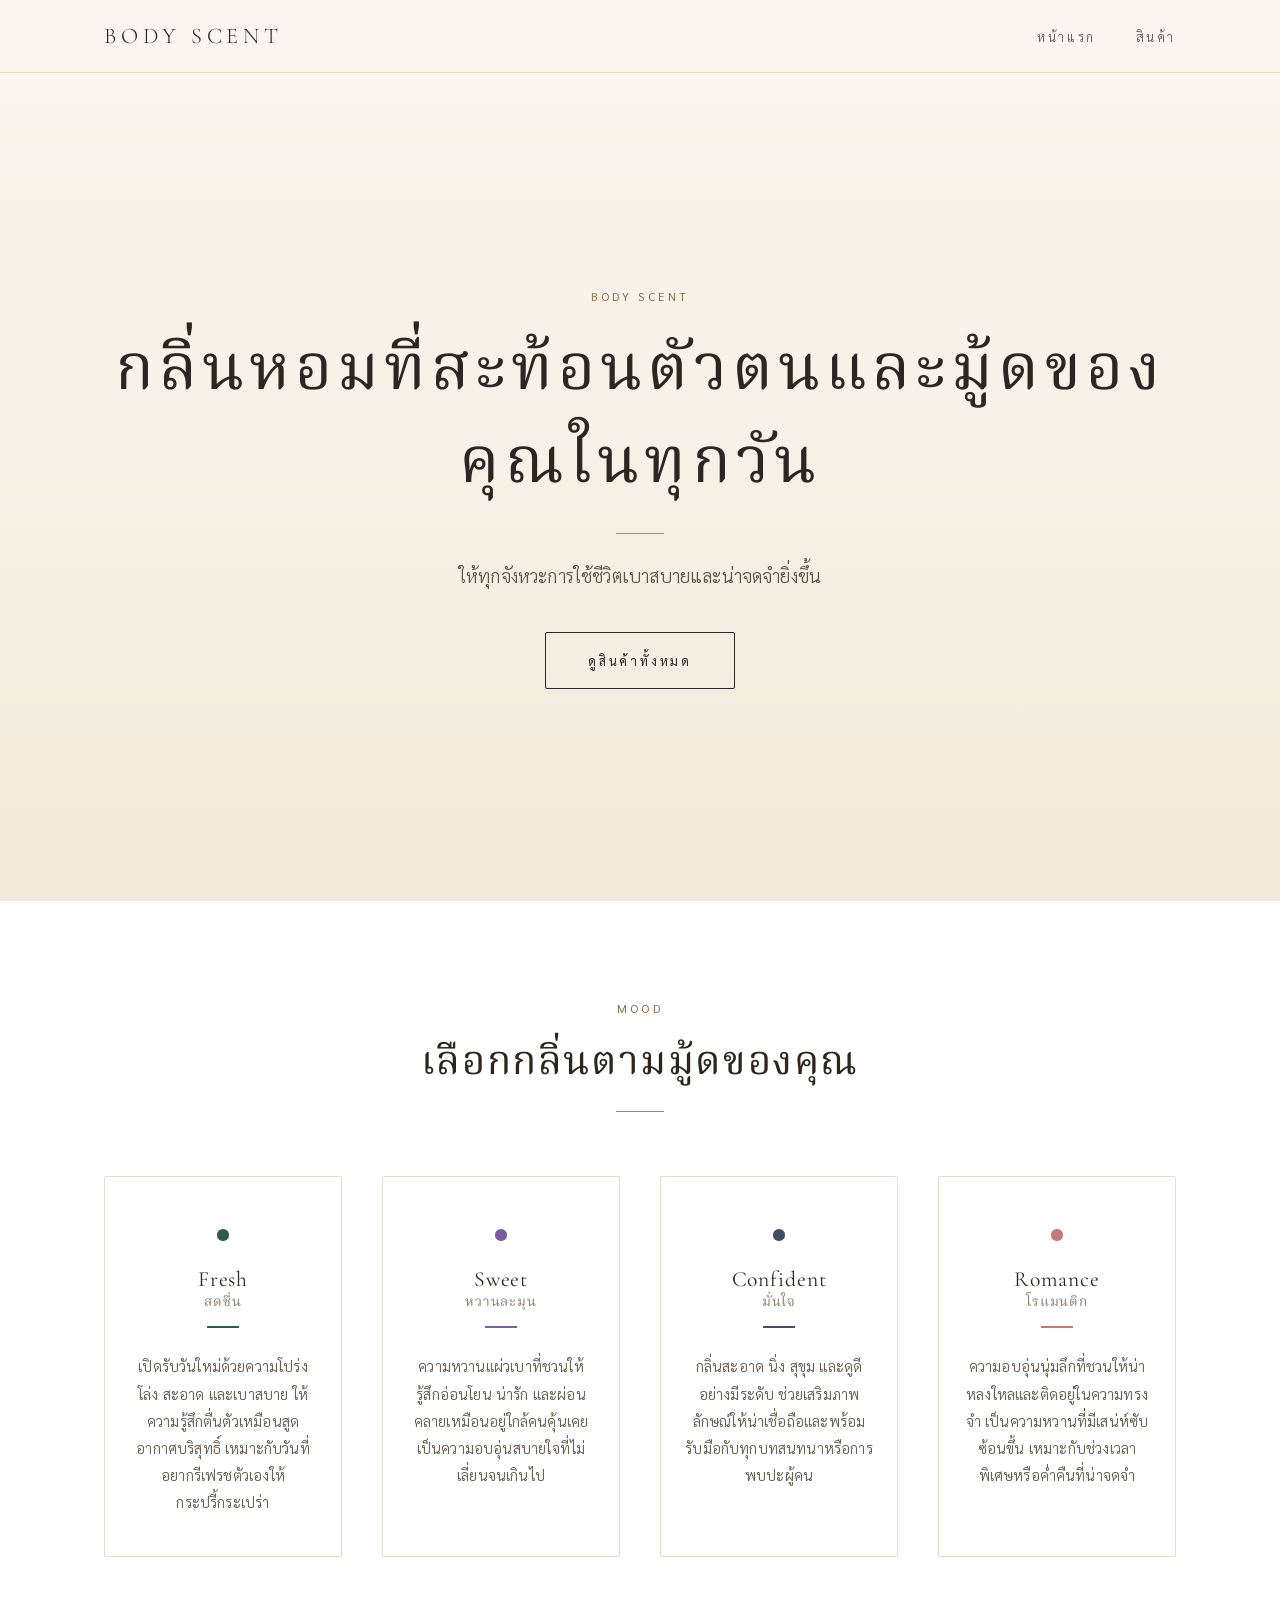
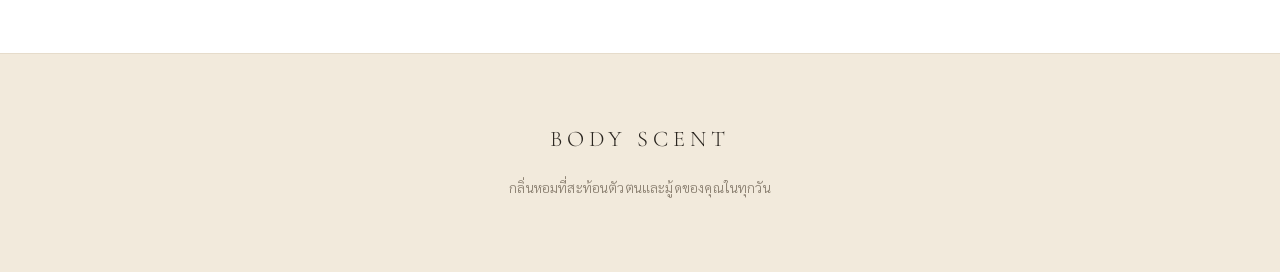
<file: index.html>
<!DOCTYPE html>
<html lang="th">
<head>
  <meta charset="UTF-8">
  <meta name="viewport" content="width=device-width, initial-scale=1">
  <title>Body Scent — น้ำหอมฉีดตัวและโรลออน</title>
  <meta name="description" content="Body Scent กลิ่นหอมที่สะท้อนตัวตนและมู้ดของคุณในทุกวัน เลือกกลิ่นตามมู้ด Fresh, Sweet, Confident และ Romance">
  <link rel="stylesheet" href="style.css">
  <style>
    /* Page-specific additions (index only) */
    .hero--full {
      min-height: calc(100vh - 4.5rem);
      min-height: calc(100svh - 4.5rem);
      display: flex;
      align-items: center;
      padding: var(--space-6) 0;
    }

    .hero--full .container {
      width: 100%;
    }

    .hero--full h1 {
      max-width: 18em;
      margin-left: auto;
      margin-right: auto;
      line-height: 1.45;
    }

    /* Mood cards: thin full border, white surface, no colour fill */
    a.mood-item {
      display: block;
      background: var(--white);
      border: 1px solid var(--line);
      border-radius: var(--radius);
      padding: var(--space-4) var(--space-3);
      transition: border-color 0.35s var(--ease), transform 0.35s var(--ease);
    }

    a.mood-item:hover {
      border-color: var(--accent);
      transform: translateY(-3px);
    }

    .mood-item .mood-dot {
      width: 0.7rem;
      height: 0.7rem;
      margin: 0;
    }

    .mood-item h3 {
      margin-top: var(--space-2);
      margin-bottom: 0.25rem;
    }

    .mood-item .mood-th {
      display: block;
      font-size: 0.85rem;
      color: var(--ink-mute);
    }

    .mood-item .mood-underline {
      margin-left: auto;
      margin-right: auto;
    }

    @media (max-width: 720px) {
      .hero--full {
        min-height: calc(100vh - 4rem);
        min-height: calc(100svh - 4rem);
        padding: var(--space-5) 0;
      }
    }
  </style>
</head>
<body>

  <header class="site-header">
    <div class="container">
      <a class="brand" href="index.html">Body Scent</a>
      <ul class="nav">
        <li><a href="index.html">หน้าแรก</a></li>
        <li><a href="product.html">สินค้า</a></li>
      </ul>
    </div>
  </header>

  <main>
    <!-- Hero -->
    <section class="hero hero--full">
      <div class="container">
        <span class="eyebrow">Body Scent</span>
        <h1>กลิ่นหอมที่สะท้อนตัวตนและมู้ดของคุณในทุกวัน</h1>
        <hr class="divider">
        <p class="lead">ให้ทุกจังหวะการใช้ชีวิตเบาสบายและน่าจดจำยิ่งขึ้น</p>
        <a class="btn" href="product.html">ดูสินค้าทั้งหมด</a>
      </div>
    </section>

    <!-- Moods -->
    <section class="section section--white" id="moods">
      <div class="container">
        <div class="section-head">
          <span class="eyebrow">Mood</span>
          <h2>เลือกกลิ่นตามมู้ดของคุณ</h2>
          <hr class="divider">
        </div>

        <div class="mood-grid">
          <a class="mood-item mood-fresh" href="product.html?mood=fresh">
            <span class="mood-dot"></span>
            <h3>Fresh <span class="mood-th">สดชื่น</span></h3>
            <span class="mood-underline"></span>
            <p>เปิดรับวันใหม่ด้วยความโปร่งโล่ง สะอาด และเบาสบาย ให้ความรู้สึกตื่นตัวเหมือนสูดอากาศบริสุทธิ์ เหมาะกับวันที่อยากรีเฟรชตัวเองให้กระปรี้กระเปร่า</p>
          </a>

          <a class="mood-item mood-sweet" href="product.html?mood=sweet">
            <span class="mood-dot"></span>
            <h3>Sweet <span class="mood-th">หวานละมุน</span></h3>
            <span class="mood-underline"></span>
            <p>ความหวานแผ่วเบาที่ชวนให้รู้สึกอ่อนโยน น่ารัก และผ่อนคลายเหมือนอยู่ใกล้คนคุ้นเคย เป็นความอบอุ่นสบายใจที่ไม่เลี่ยนจนเกินไป</p>
          </a>

          <a class="mood-item mood-confident" href="product.html?mood=confident">
            <span class="mood-dot"></span>
            <h3>Confident <span class="mood-th">มั่นใจ</span></h3>
            <span class="mood-underline"></span>
            <p>กลิ่นสะอาด นิ่ง สุขุม และดูดีอย่างมีระดับ ช่วยเสริมภาพลักษณ์ให้น่าเชื่อถือและพร้อมรับมือกับทุกบทสนทนาหรือการพบปะผู้คน</p>
          </a>

          <a class="mood-item mood-romance" href="product.html?mood=romance">
            <span class="mood-dot"></span>
            <h3>Romance <span class="mood-th">โรแมนติก</span></h3>
            <span class="mood-underline"></span>
            <p>ความอบอุ่นนุ่มลึกที่ชวนให้น่าหลงใหลและติดอยู่ในความทรงจำ เป็นความหวานที่มีเสน่ห์ซับซ้อนขึ้น เหมาะกับช่วงเวลาพิเศษหรือค่ำคืนที่น่าจดจำ</p>
          </a>
        </div>
      </div>
    </section>
  </main>

  <footer class="site-footer">
    <div class="container">
      <span class="brand">Body Scent</span>
      <p>กลิ่นหอมที่สะท้อนตัวตนและมู้ดของคุณในทุกวัน</p>
    </div>
  </footer>

  <script src="script.js"></script>
</body>
</html>
</file>
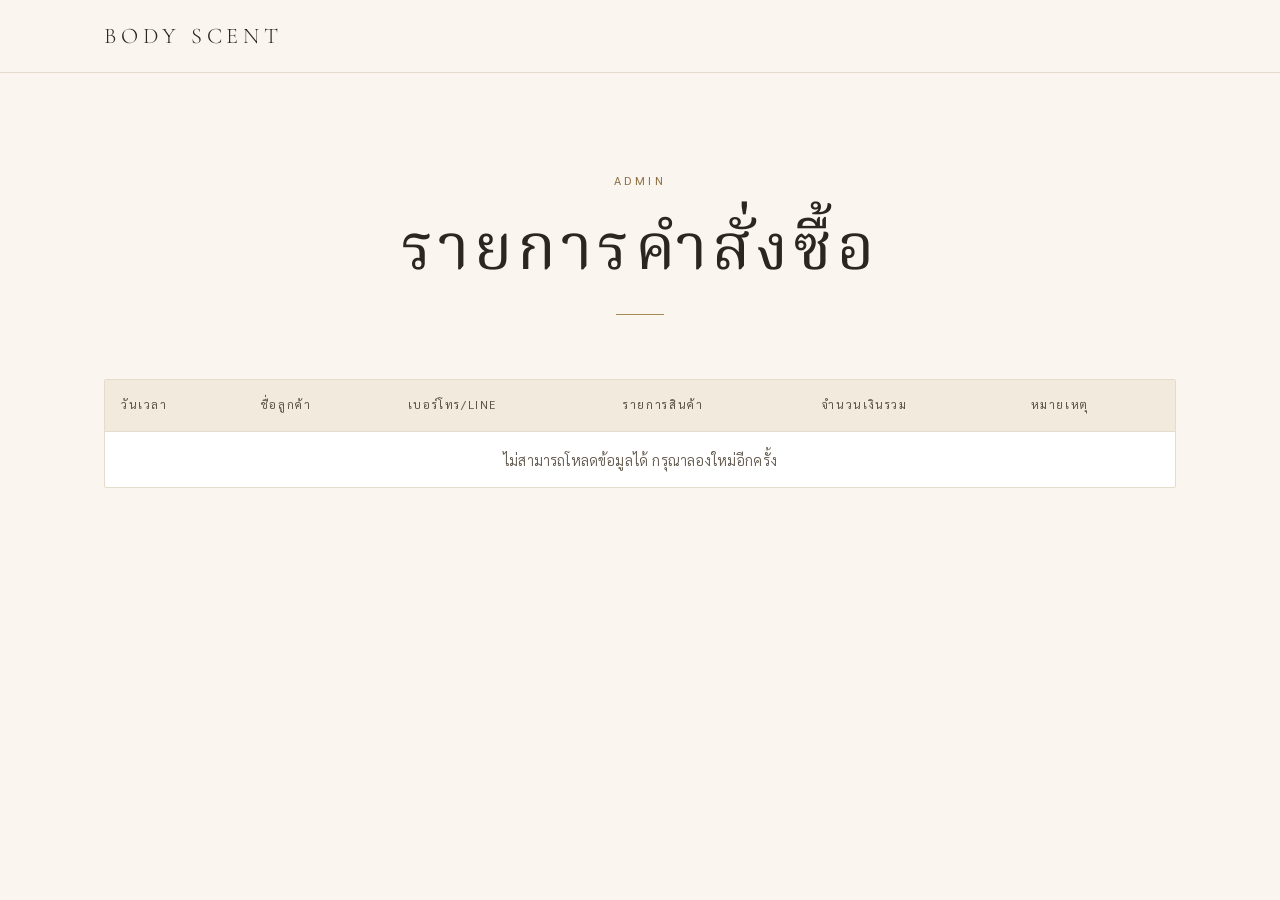
<file: admin.html>
<!DOCTYPE html>
<html lang="th">
<head>
  <meta charset="UTF-8">
  <meta name="viewport" content="width=device-width, initial-scale=1">
  <meta name="robots" content="noindex, nofollow">
  <title>รายการคำสั่งซื้อ — Body Scent</title>
  <link rel="stylesheet" href="style.css">
  <style>
    /* Page-specific: orders table */
    .table-wrap {
      overflow-x: auto;
      background: var(--white);
      border: 1px solid var(--line);
      border-radius: var(--radius);
    }

    #ordersTable {
      width: 100%;
      min-width: 760px;
      border-collapse: collapse;
      font-size: 0.92rem;
      line-height: 1.6;
    }

    #ordersTable th {
      text-align: left;
      font-family: var(--font-sans);
      font-size: 0.72rem;
      font-weight: 400;
      letter-spacing: 0.14em;
      text-transform: uppercase;
      color: var(--ink-soft);
      background: var(--cream-deep);
      padding: 1rem;
      border-bottom: 1px solid var(--line);
      white-space: nowrap;
    }

    #ordersTable td {
      padding: 1rem;
      vertical-align: top;
      color: var(--ink-soft);
      border-bottom: 1px solid var(--line);
      overflow-wrap: anywhere;
    }

    #ordersTable tbody tr:last-child td {
      border-bottom: 0;
    }

    #ordersTable tbody tr:hover td {
      background: var(--cream);
    }

    #ordersTable td:first-child {
      white-space: nowrap;
    }
  </style>
</head>
<body>

  <header class="site-header">
    <div class="container">
      <a class="brand" href="index.html">Body Scent</a>
    </div>
  </header>

  <main>
    <section class="section">
      <div class="container">
        <div class="section-head">
          <span class="eyebrow">Admin</span>
          <h1>รายการคำสั่งซื้อ</h1>
          <hr class="divider">
        </div>

        <div class="table-wrap">
          <table id="ordersTable">
            <thead>
              <tr>
                <th>วันเวลา</th>
                <th>ชื่อลูกค้า</th>
                <th>เบอร์โทร/Line</th>
                <th>รายการสินค้า</th>
                <th>จำนวนเงินรวม</th>
                <th>หมายเหตุ</th>
              </tr>
            </thead>
            <tbody></tbody>
          </table>
        </div>
      </div>
    </section>
  </main>

  <script src="script.js"></script>
</body>
</html>
</file>
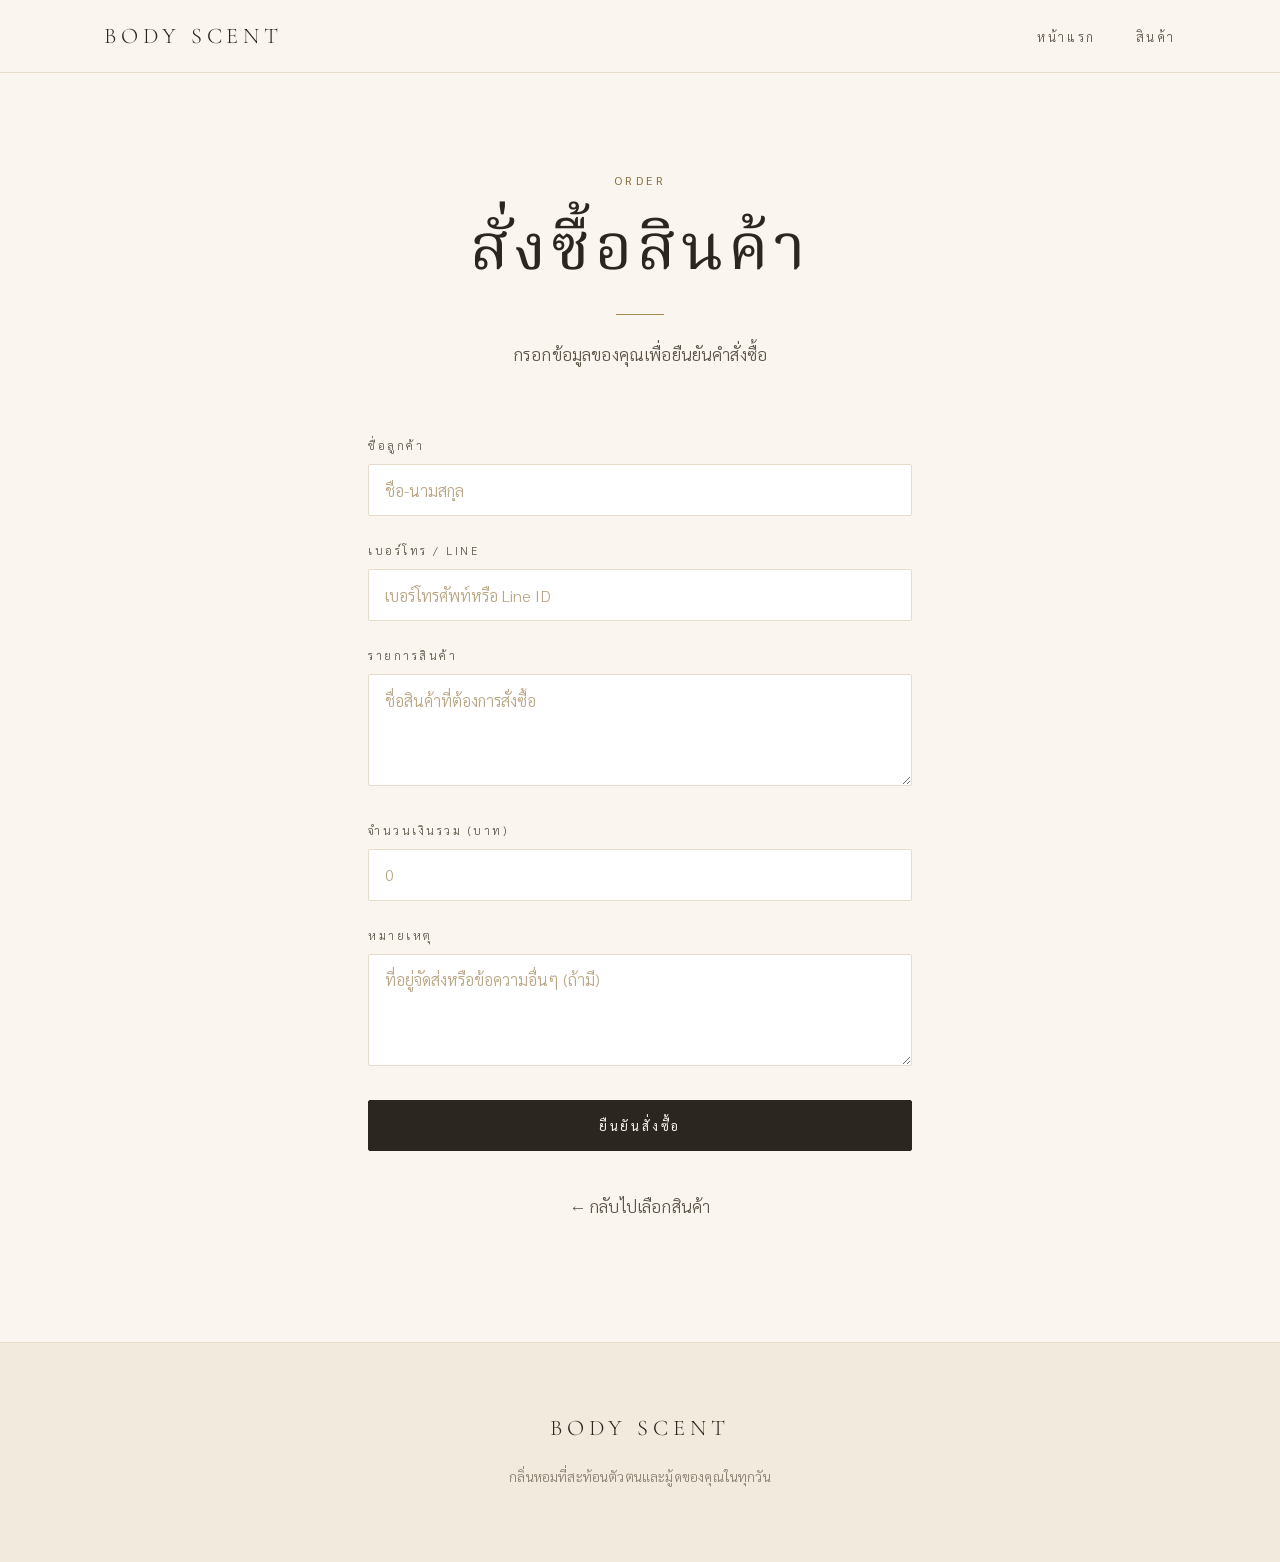
<file: order.html>
<!DOCTYPE html>
<html lang="th">
<head>
  <meta charset="UTF-8">
  <meta name="viewport" content="width=device-width, initial-scale=1">
  <title>สั่งซื้อสินค้า — Body Scent</title>
  <link rel="stylesheet" href="style.css">
</head>
<body>

  <header class="site-header">
    <div class="container">
      <a class="brand" href="index.html">Body Scent</a>
      <ul class="nav">
        <li><a href="index.html">หน้าแรก</a></li>
        <li><a href="product.html">สินค้า</a></li>
      </ul>
    </div>
  </header>

  <main>
    <section class="section">
      <div class="container">
        <div class="section-head">
          <span class="eyebrow">Order</span>
          <h1>สั่งซื้อสินค้า</h1>
          <hr class="divider">
          <p>กรอกข้อมูลของคุณเพื่อยืนยันคำสั่งซื้อ</p>
        </div>

        <form id="orderForm" class="form">
          <div class="form-group">
            <label for="customerName">ชื่อลูกค้า</label>
            <input class="form-control" type="text" id="customerName" name="customerName" placeholder="ชื่อ-นามสกุล" autocomplete="name" required>
          </div>

          <div class="form-group">
            <label for="contact">เบอร์โทร / Line</label>
            <input class="form-control" type="text" id="contact" name="contact" placeholder="เบอร์โทรศัพท์หรือ Line ID" autocomplete="tel" required>
          </div>

          <div class="form-group">
            <label for="items">รายการสินค้า</label>
            <textarea class="form-control" id="items" name="items" rows="2" placeholder="ชื่อสินค้าที่ต้องการสั่งซื้อ" required></textarea>
          </div>

          <div class="form-group">
            <label for="total">จำนวนเงินรวม (บาท)</label>
            <input class="form-control" type="text" id="total" name="total" inputmode="decimal" pattern="[0-9]+(\.[0-9]+)?" title="กรุณากรอกตัวเลขเท่านั้น" placeholder="0" required>
          </div>

          <div class="form-group">
            <label for="note">หมายเหตุ</label>
            <textarea class="form-control" id="note" name="note" placeholder="ที่อยู่จัดส่งหรือข้อความอื่นๆ (ถ้ามี)"></textarea>
          </div>

          <button type="submit" class="btn btn--solid btn--block mt-3">ยืนยันสั่งซื้อ</button>
        </form>

        <p class="text-center mt-4"><a class="nav-link-back" href="product.html">&larr; กลับไปเลือกสินค้า</a></p>
      </div>
    </section>
  </main>

  <footer class="site-footer">
    <div class="container">
      <span class="brand">Body Scent</span>
      <p>กลิ่นหอมที่สะท้อนตัวตนและมู้ดของคุณในทุกวัน</p>
    </div>
  </footer>

  <script src="script.js"></script>
</body>
</html>
</file>
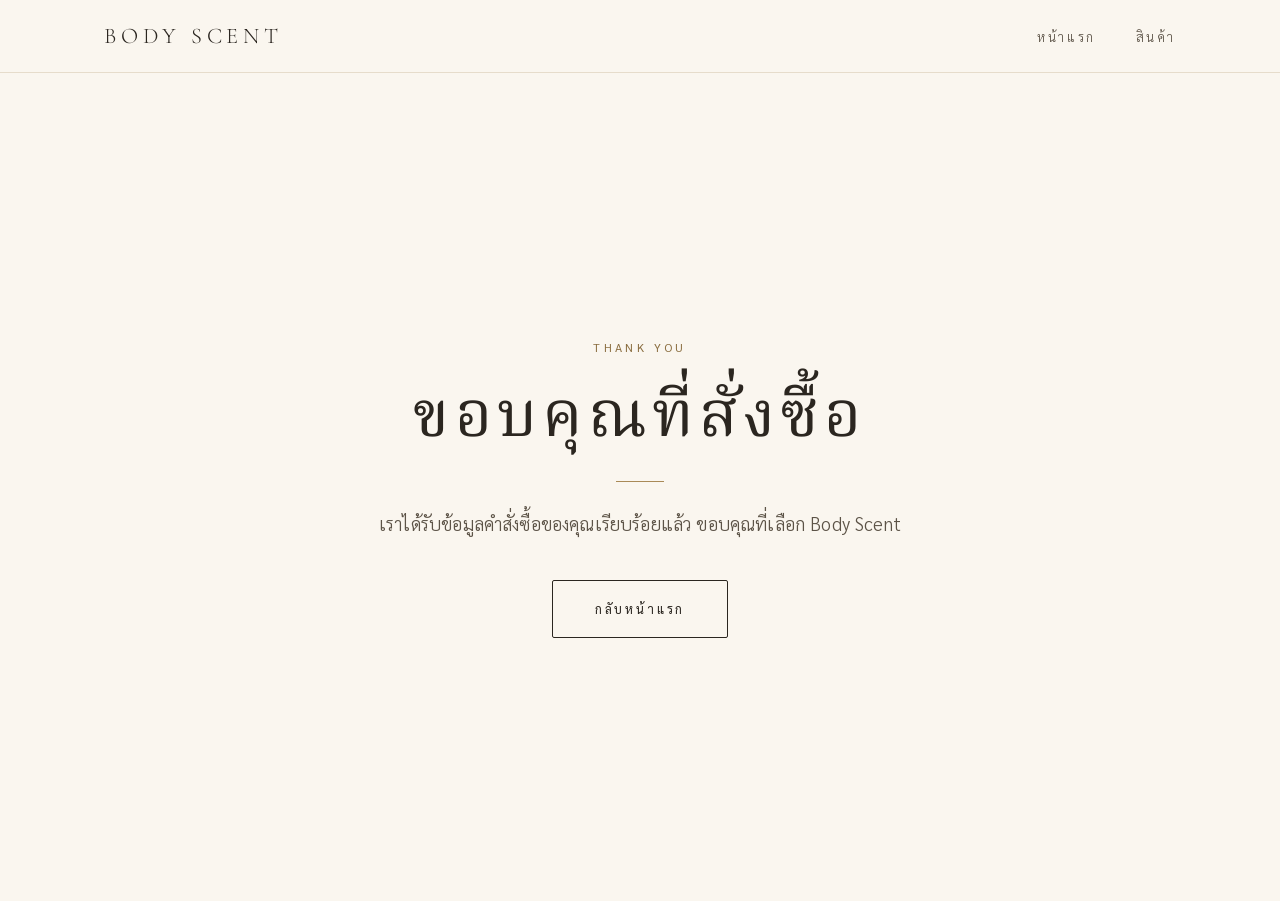
<file: thankyou.html>
<!DOCTYPE html>
<html lang="th">
<head>
  <meta charset="UTF-8">
  <meta name="viewport" content="width=device-width, initial-scale=1">
  <title>ขอบคุณที่สั่งซื้อ — Body Scent</title>
  <link rel="stylesheet" href="style.css">
  <style>
    /* Page-specific: vertically centred message */
    .thanks {
      min-height: calc(100vh - 4.5rem);
      min-height: calc(100svh - 4.5rem);
      display: flex;
      align-items: center;
      padding: var(--space-6) 0;
      text-align: center;
    }

    .thanks .container {
      width: 100%;
    }

    @media (max-width: 720px) {
      .thanks {
        min-height: calc(100vh - 4rem);
        min-height: calc(100svh - 4rem);
        padding: var(--space-5) 0;
      }
    }
  </style>
</head>
<body>

  <header class="site-header">
    <div class="container">
      <a class="brand" href="index.html">Body Scent</a>
      <ul class="nav">
        <li><a href="index.html">หน้าแรก</a></li>
        <li><a href="product.html">สินค้า</a></li>
      </ul>
    </div>
  </header>

  <main class="thanks">
    <div class="container">
      <span class="eyebrow">Thank you</span>
      <h1>ขอบคุณที่สั่งซื้อ</h1>
      <hr class="divider">
      <p class="lead" style="margin: 0 auto var(--space-4);">เราได้รับข้อมูลคำสั่งซื้อของคุณเรียบร้อยแล้ว ขอบคุณที่เลือก Body Scent</p>
      <a class="btn" href="index.html">กลับหน้าแรก</a>
    </div>
  </main>

  <script src="script.js"></script>
</body>
</html>
</file>
<file: style.css>
/* ==========================================================
   Body Scent — Premium Minimal Theme
   Palette: white / cream / deep beige, with soft gold-bronze accent
   ========================================================== */

@import url("https://fonts.googleapis.com/css2?family=Cormorant+Garamond:wght@400;500;600&family=Noto+Serif+Thai:wght@300;400;500&family=Sarabun:wght@300;400;500&display=swap");

/* ---------- Design tokens ---------- */
:root {
  /* Surfaces */
  --white: #ffffff;
  --cream: #faf6ef;
  --cream-deep: #f2eadc;
  --beige: #d9c8ad;
  --beige-deep: #b9a584;

  /* Text */
  --ink: #2b2620;
  --ink-soft: #5c5347;
  --ink-mute: #8a7f70;

  /* Accent: soft gold / bronze */
  --accent: #a98a57;
  --accent-deep: #8a6d3f;
  --accent-soft: #e4d5b8;

  /* Lines */
  --line: #e6dccb;
  --line-strong: #2b2620;

  /* Mood dots (used sparingly) */
  --mood-fresh: #2f5d4a;
  --mood-sweet: #7b5ea0;
  --mood-confident: #3f4f63;
  --mood-romance: #c47a78;

  /* Type */
  --font-serif: "Cormorant Garamond", "Noto Serif Thai", Georgia, "Times New Roman", serif;
  --font-sans: "Sarabun", "Noto Sans Thai", -apple-system, "Segoe UI", Helvetica, Arial, sans-serif;

  /* Spacing scale */
  --space-1: 0.5rem;
  --space-2: 1rem;
  --space-3: 1.5rem;
  --space-4: 2.5rem;
  --space-5: 4rem;
  --space-6: 6rem;
  --space-7: 9rem;

  --container: 1120px;
  --radius: 2px;
  --ease: cubic-bezier(0.22, 0.61, 0.36, 1);
}

/* ---------- Reset / base ---------- */
*,
*::before,
*::after {
  box-sizing: border-box;
}

html {
  scroll-behavior: smooth;
  -webkit-text-size-adjust: 100%;
}

body {
  margin: 0;
  background: var(--cream);
  color: var(--ink);
  font-family: var(--font-sans);
  font-weight: 300;
  font-size: 1.0625rem;
  line-height: 1.85;
  letter-spacing: 0.01em;
  -webkit-font-smoothing: antialiased;
}

img {
  max-width: 100%;
  display: block;
}

a {
  color: inherit;
  text-decoration: none;
}

::selection {
  background: var(--accent-soft);
  color: var(--ink);
}

:focus-visible {
  outline: 1px solid var(--accent-deep);
  outline-offset: 3px;
}

/* ---------- Typography ---------- */
h1,
h2,
h3,
h4 {
  font-family: var(--font-serif);
  font-weight: 400;
  line-height: 1.3;
  letter-spacing: 0.04em;
  margin: 0 0 var(--space-2);
  color: var(--ink);
}

h1 {
  font-size: clamp(2.4rem, 5.5vw, 4rem);
  letter-spacing: 0.08em;
}

h2 {
  font-size: clamp(1.8rem, 3.6vw, 2.5rem);
}

h3 {
  font-size: 1.35rem;
}

p {
  margin: 0 0 var(--space-3);
  color: var(--ink-soft);
}

.eyebrow {
  display: block;
  font-family: var(--font-sans);
  font-size: 0.75rem;
  font-weight: 400;
  letter-spacing: 0.28em;
  text-transform: uppercase;
  color: var(--accent-deep);
  margin-bottom: var(--space-2);
}

.lead {
  font-size: 1.15rem;
  color: var(--ink-soft);
  max-width: 36rem;
}

/* ---------- Layout ---------- */
.container {
  width: 100%;
  max-width: var(--container);
  margin: 0 auto;
  padding: 0 var(--space-3);
}

.section {
  padding: var(--space-6) 0;
}

.section--white {
  background: var(--white);
}

.section--deep {
  background: var(--cream-deep);
}

.section-head {
  text-align: center;
  max-width: 40rem;
  margin: 0 auto var(--space-5);
}

.section-head p {
  margin-bottom: 0;
}

.text-center {
  text-align: center;
}

/* Thin gold divider */
.divider {
  width: 3rem;
  height: 1px;
  background: var(--accent);
  border: 0;
  margin: var(--space-3) auto;
}

.section-head .divider {
  margin-top: var(--space-3);
}

/* ---------- Header / nav ---------- */
.site-header {
  position: sticky;
  top: 0;
  z-index: 50;
  background: rgba(250, 246, 239, 0.92);
  backdrop-filter: blur(8px);
  border-bottom: 1px solid var(--line);
}

.site-header .container {
  display: flex;
  align-items: center;
  justify-content: space-between;
  height: 4.5rem;
}

.brand {
  font-family: var(--font-serif);
  font-size: 1.4rem;
  letter-spacing: 0.22em;
  text-transform: uppercase;
  color: var(--ink);
}

.nav {
  display: flex;
  gap: var(--space-4);
  list-style: none;
  margin: 0;
  padding: 0;
}

.nav a {
  font-size: 0.8rem;
  letter-spacing: 0.2em;
  text-transform: uppercase;
  color: var(--ink-soft);
  padding-bottom: 4px;
  border-bottom: 1px solid transparent;
  transition: color 0.3s var(--ease), border-color 0.3s var(--ease);
}

.nav a:hover {
  color: var(--ink);
  border-bottom-color: var(--accent);
}

/* ---------- Buttons (thin, dark, soft) ---------- */
.btn {
  display: inline-block;
  font-family: var(--font-sans);
  font-size: 0.8rem;
  font-weight: 400;
  letter-spacing: 0.22em;
  text-transform: uppercase;
  text-align: center;
  padding: 1rem 2.6rem;
  background: transparent;
  color: var(--ink);
  border: 1px solid var(--line-strong);
  border-radius: var(--radius);
  cursor: pointer;
  transition: background 0.35s var(--ease), color 0.35s var(--ease),
    border-color 0.35s var(--ease);
}

.btn:hover {
  background: var(--ink);
  color: var(--cream);
}

.btn--solid {
  background: var(--ink);
  color: var(--cream);
}

.btn--solid:hover {
  background: var(--accent-deep);
  border-color: var(--accent-deep);
}

.btn--small {
  padding: 0.7rem 1.6rem;
  font-size: 0.72rem;
}

.btn--block {
  display: block;
  width: 100%;
}

.btn:disabled {
  opacity: 0.45;
  cursor: not-allowed;
}

/* ---------- Hero ---------- */
.hero {
  padding: var(--space-7) 0 var(--space-6);
  text-align: center;
  background: linear-gradient(180deg, var(--cream) 0%, var(--cream-deep) 100%);
}

.hero h1 {
  margin-bottom: var(--space-3);
}

.hero .lead {
  margin: 0 auto var(--space-4);
}

/* ---------- Mood dot (the only place mood color appears) ---------- */
.mood-dot {
  display: inline-block;
  width: 0.55rem;
  height: 0.55rem;
  border-radius: 50%;
  background: var(--accent);
  vertical-align: middle;
  margin-right: 0.6rem;
}

.mood-fresh {
  --mood: var(--mood-fresh);
}
.mood-sweet {
  --mood: var(--mood-sweet);
}
.mood-confident {
  --mood: var(--mood-confident);
}
.mood-romance {
  --mood: var(--mood-romance);
}

.mood-dot[class*="mood-"] {
  background: var(--mood);
}

/* Small mood line under a heading */
.mood-underline {
  display: block;
  width: 2rem;
  height: 2px;
  background: var(--mood, var(--accent));
  margin: var(--space-2) 0 var(--space-3);
}

.text-center .mood-underline,
.mood-underline--center {
  margin-left: auto;
  margin-right: auto;
}

/* ---------- Filter tabs ---------- */
.filters {
  display: flex;
  flex-wrap: wrap;
  justify-content: center;
  gap: var(--space-1) var(--space-3);
  margin-bottom: var(--space-5);
}

.filter-btn {
  font-family: var(--font-sans);
  font-size: 0.78rem;
  letter-spacing: 0.2em;
  text-transform: uppercase;
  background: none;
  border: 0;
  border-bottom: 1px solid transparent;
  padding: 0.4rem 0.2rem;
  color: var(--ink-mute);
  cursor: pointer;
  transition: color 0.3s var(--ease), border-color 0.3s var(--ease);
}

.filter-btn:hover {
  color: var(--ink);
}

.filter-btn.is-active {
  color: var(--ink);
  border-bottom-color: var(--accent);
}

/* ---------- Product grid & card ---------- */
.product-grid {
  display: grid;
  grid-template-columns: repeat(auto-fill, minmax(250px, 1fr));
  gap: var(--space-5) var(--space-4);
}

.product-card {
  display: flex;
  flex-direction: column;
  background: var(--white);
  border: 1px solid var(--line);
  border-radius: var(--radius);
  transition: border-color 0.35s var(--ease), transform 0.35s var(--ease);
}

.product-card:hover {
  border-color: var(--accent);
  transform: translateY(-3px);
}

.product-card__image {
  aspect-ratio: 4 / 5;
  background: var(--cream-deep);
  overflow: hidden;
}

.product-card__image img {
  width: 100%;
  height: 100%;
  object-fit: cover;
  transition: transform 0.8s var(--ease);
}

.product-card:hover .product-card__image img {
  transform: scale(1.03);
}

.product-card__body {
  display: flex;
  flex-direction: column;
  flex: 1;
  padding: var(--space-3);
}

.product-card__mood {
  font-size: 0.7rem;
  letter-spacing: 0.24em;
  text-transform: uppercase;
  color: var(--ink-mute);
  margin-bottom: var(--space-1);
}

.product-card__name {
  font-size: 1.2rem;
  margin-bottom: 0.25rem;
}

.product-card__meta {
  font-size: 0.85rem;
  color: var(--ink-mute);
  margin-bottom: var(--space-2);
}

.product-card__desc {
  font-size: 0.92rem;
  line-height: 1.75;
  margin-bottom: var(--space-3);
}

.product-card__footer {
  display: flex;
  align-items: center;
  justify-content: space-between;
  gap: var(--space-2);
  margin-top: auto;
  padding-top: var(--space-2);
  border-top: 1px solid var(--line);
}

.price {
  font-family: var(--font-serif);
  font-size: 1.4rem;
  color: var(--accent-deep);
  letter-spacing: 0.04em;
}

.price small {
  font-family: var(--font-sans);
  font-size: 0.75rem;
  color: var(--ink-mute);
  margin-left: 0.2rem;
}

/* ---------- Mood feature blocks (e.g. 4 mood intro) ---------- */
.mood-grid {
  display: grid;
  grid-template-columns: repeat(4, 1fr);
  gap: var(--space-4);
}

.mood-item {
  text-align: center;
  padding: var(--space-4) var(--space-2);
  border-top: 1px solid var(--line);
}

.mood-item h3 {
  margin-top: var(--space-2);
}

.mood-item p {
  font-size: 0.92rem;
  margin-bottom: 0;
}

/* ---------- Forms (order form) ---------- */
.form {
  max-width: 34rem;
  margin: 0 auto;
}

.form-group {
  margin-bottom: var(--space-3);
}

.form-group label {
  display: block;
  font-size: 0.72rem;
  letter-spacing: 0.22em;
  text-transform: uppercase;
  color: var(--ink-soft);
  margin-bottom: var(--space-1);
}

.form-control {
  width: 100%;
  font-family: var(--font-sans);
  font-size: 1rem;
  font-weight: 300;
  color: var(--ink);
  background: var(--white);
  border: 1px solid var(--line);
  border-radius: var(--radius);
  padding: 0.9rem 1rem;
  transition: border-color 0.3s var(--ease);
}

.form-control::placeholder {
  color: var(--beige-deep);
}

.form-control:focus {
  outline: none;
  border-color: var(--accent);
}

textarea.form-control {
  min-height: 7rem;
  resize: vertical;
}

.form-note {
  font-size: 0.85rem;
  color: var(--ink-mute);
}

.form-status {
  margin-top: var(--space-3);
  text-align: center;
  font-size: 0.95rem;
  color: var(--accent-deep);
}

.form-status--error {
  color: var(--mood-romance);
}

/* ---------- Cart / order summary ---------- */
.summary {
  background: var(--white);
  border: 1px solid var(--line);
  padding: var(--space-3);
  margin-bottom: var(--space-4);
}

.summary-row {
  display: flex;
  justify-content: space-between;
  gap: var(--space-2);
  padding: 0.8rem 0;
  border-bottom: 1px solid var(--line);
  font-size: 0.95rem;
}

.summary-row:last-child {
  border-bottom: 0;
}

.summary-total {
  font-family: var(--font-serif);
  font-size: 1.3rem;
  color: var(--accent-deep);
}

/* ---------- Footer ---------- */
.site-footer {
  padding: var(--space-5) 0;
  text-align: center;
  background: var(--cream-deep);
  border-top: 1px solid var(--line);
}

.site-footer .brand {
  display: block;
  margin-bottom: var(--space-2);
}

.site-footer p {
  font-size: 0.85rem;
  color: var(--ink-mute);
  margin-bottom: var(--space-1);
}

/* ---------- Utilities ---------- */
.mt-0 { margin-top: 0; }
.mt-3 { margin-top: var(--space-3); }
.mt-4 { margin-top: var(--space-4); }
.mb-0 { margin-bottom: 0; }
.mb-4 { margin-bottom: var(--space-4); }

.hidden {
  display: none !important;
}

/* ==========================================================
   Responsive
   ========================================================== */
@media (max-width: 960px) {
  .mood-grid {
    grid-template-columns: repeat(2, 1fr);
  }
}

@media (max-width: 720px) {
  body {
    font-size: 1rem;
  }

  .section {
    padding: var(--space-5) 0;
  }

  .hero {
    padding: var(--space-6) 0 var(--space-5);
  }

  .site-header .container {
    height: 4rem;
  }

  .brand {
    font-size: 1.15rem;
  }

  .nav {
    gap: var(--space-3);
  }

  .nav a {
    font-size: 0.7rem;
    letter-spacing: 0.14em;
  }

  .section-head {
    margin-bottom: var(--space-4);
  }

  .product-grid {
    grid-template-columns: repeat(2, 1fr);
    gap: var(--space-3) var(--space-2);
  }

  .product-card__body {
    padding: var(--space-2);
  }

  .product-card__desc {
    display: none;
  }

  .product-card__footer {
    flex-direction: column;
    align-items: stretch;
    text-align: center;
  }

  .btn {
    padding: 0.95rem 1.8rem;
  }
}

@media (max-width: 480px) {
  .container {
    padding: 0 var(--space-2);
  }

  .nav {
    display: none;
  }

  .site-header .container {
    justify-content: center;
  }

  .mood-grid {
    grid-template-columns: 1fr;
    gap: var(--space-2);
  }

  .product-grid {
    grid-template-columns: 1fr;
  }

  .product-card__desc {
    display: block;
  }

  .product-card__footer {
    flex-direction: row;
    text-align: left;
  }
}

@media (prefers-reduced-motion: reduce) {
  * {
    transition: none !important;
    scroll-behavior: auto !important;
  }
}
</file>
